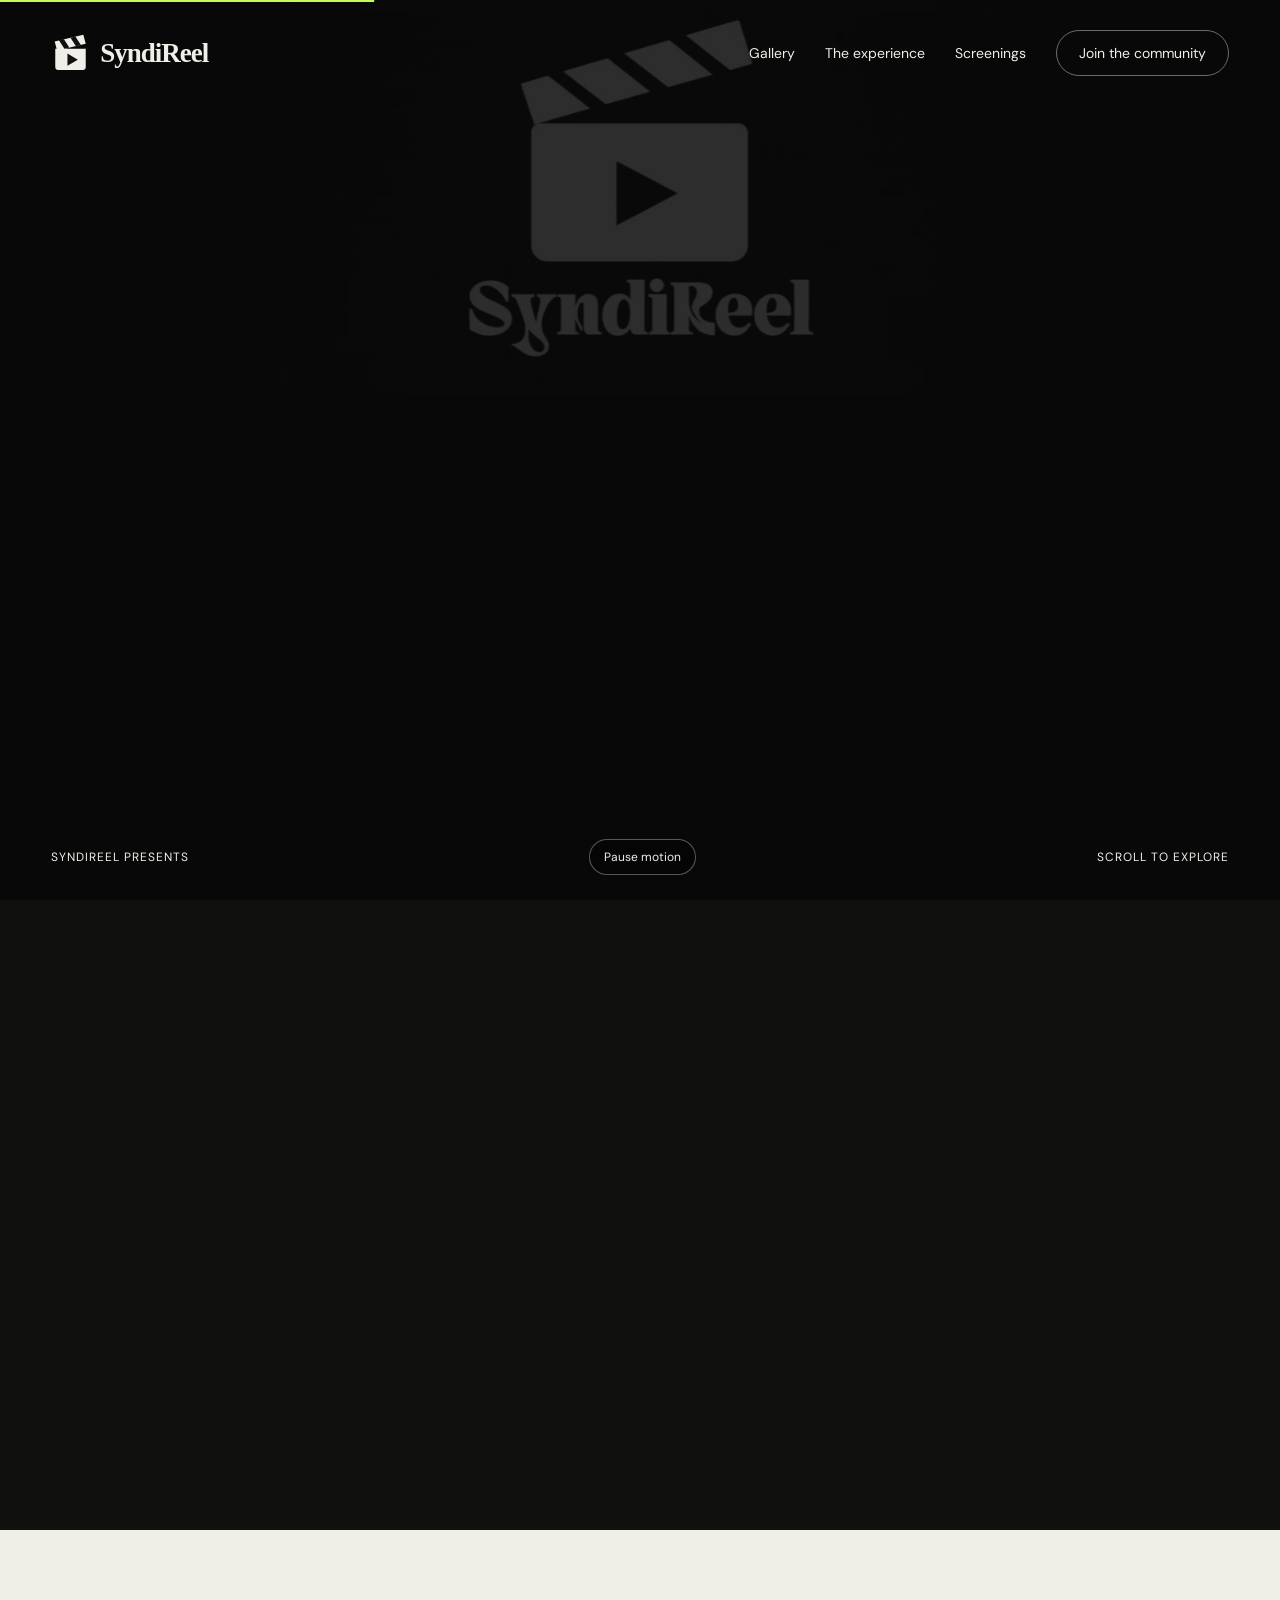
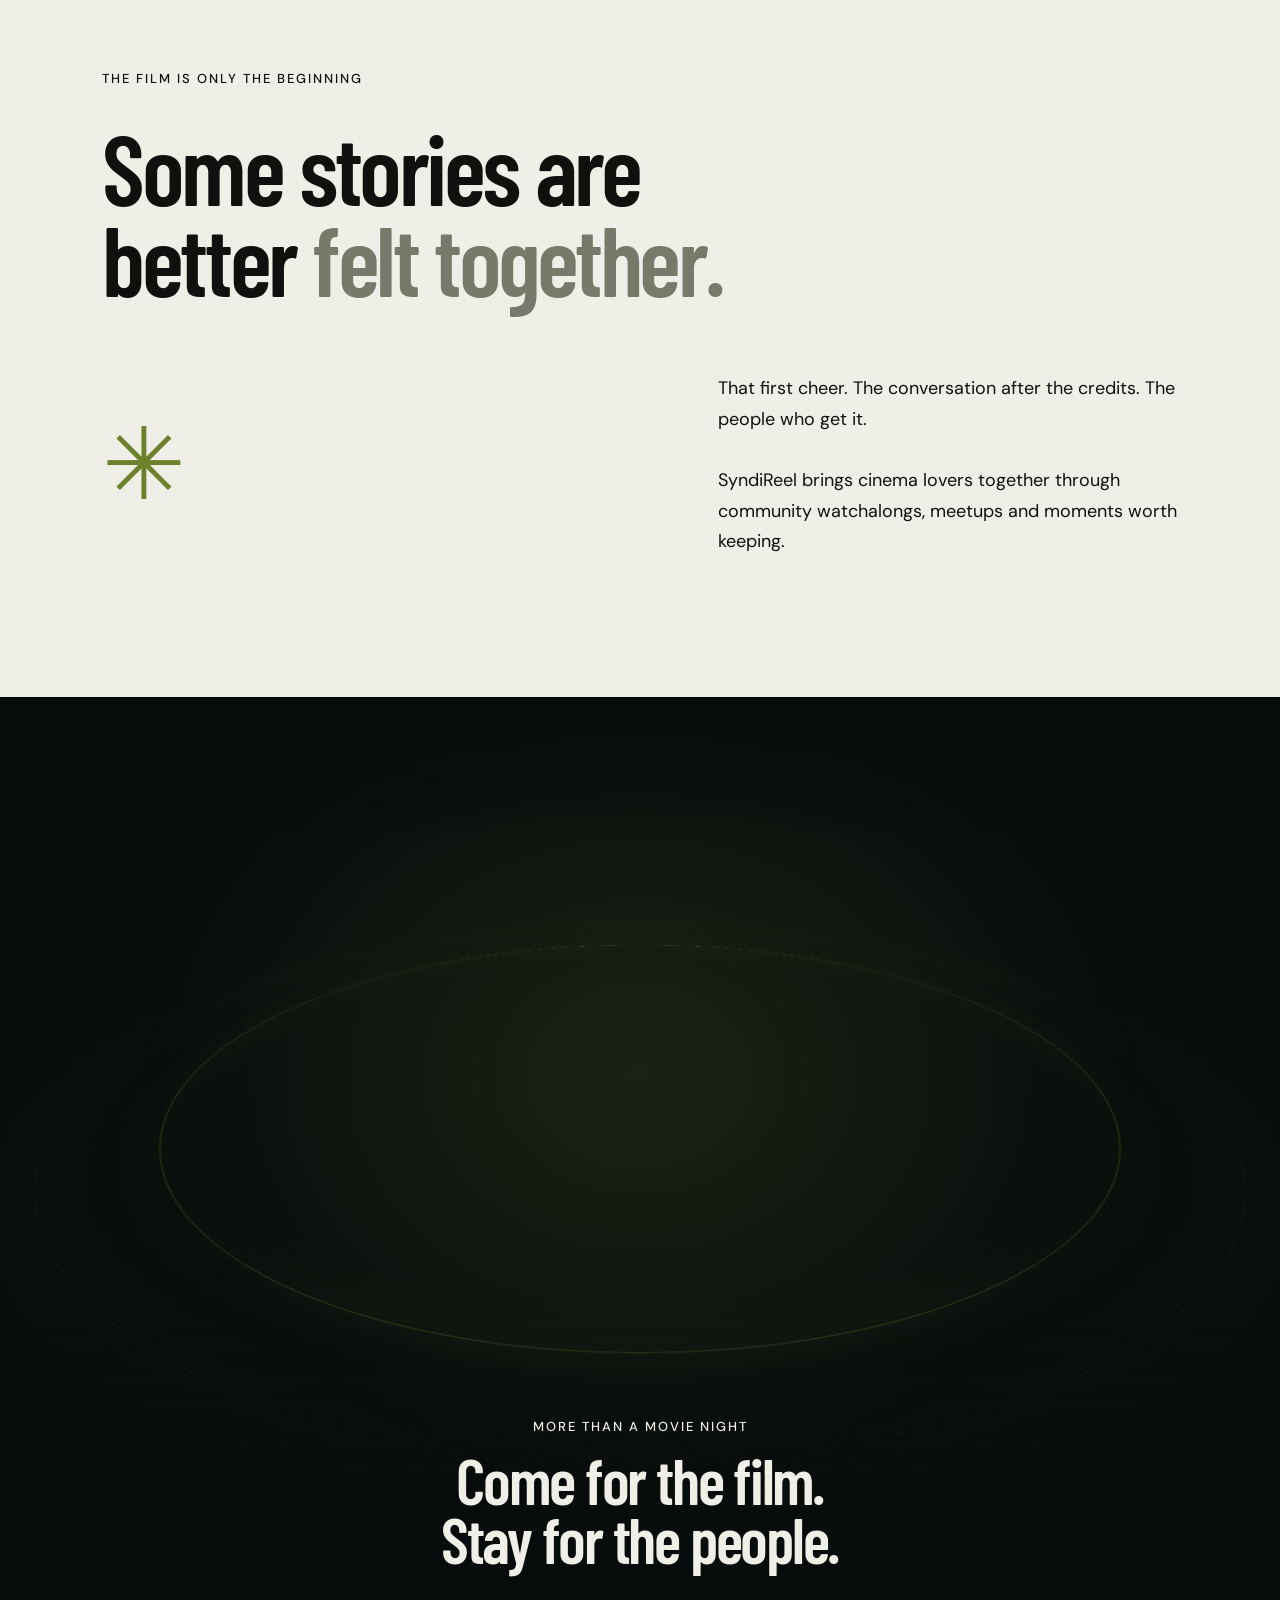
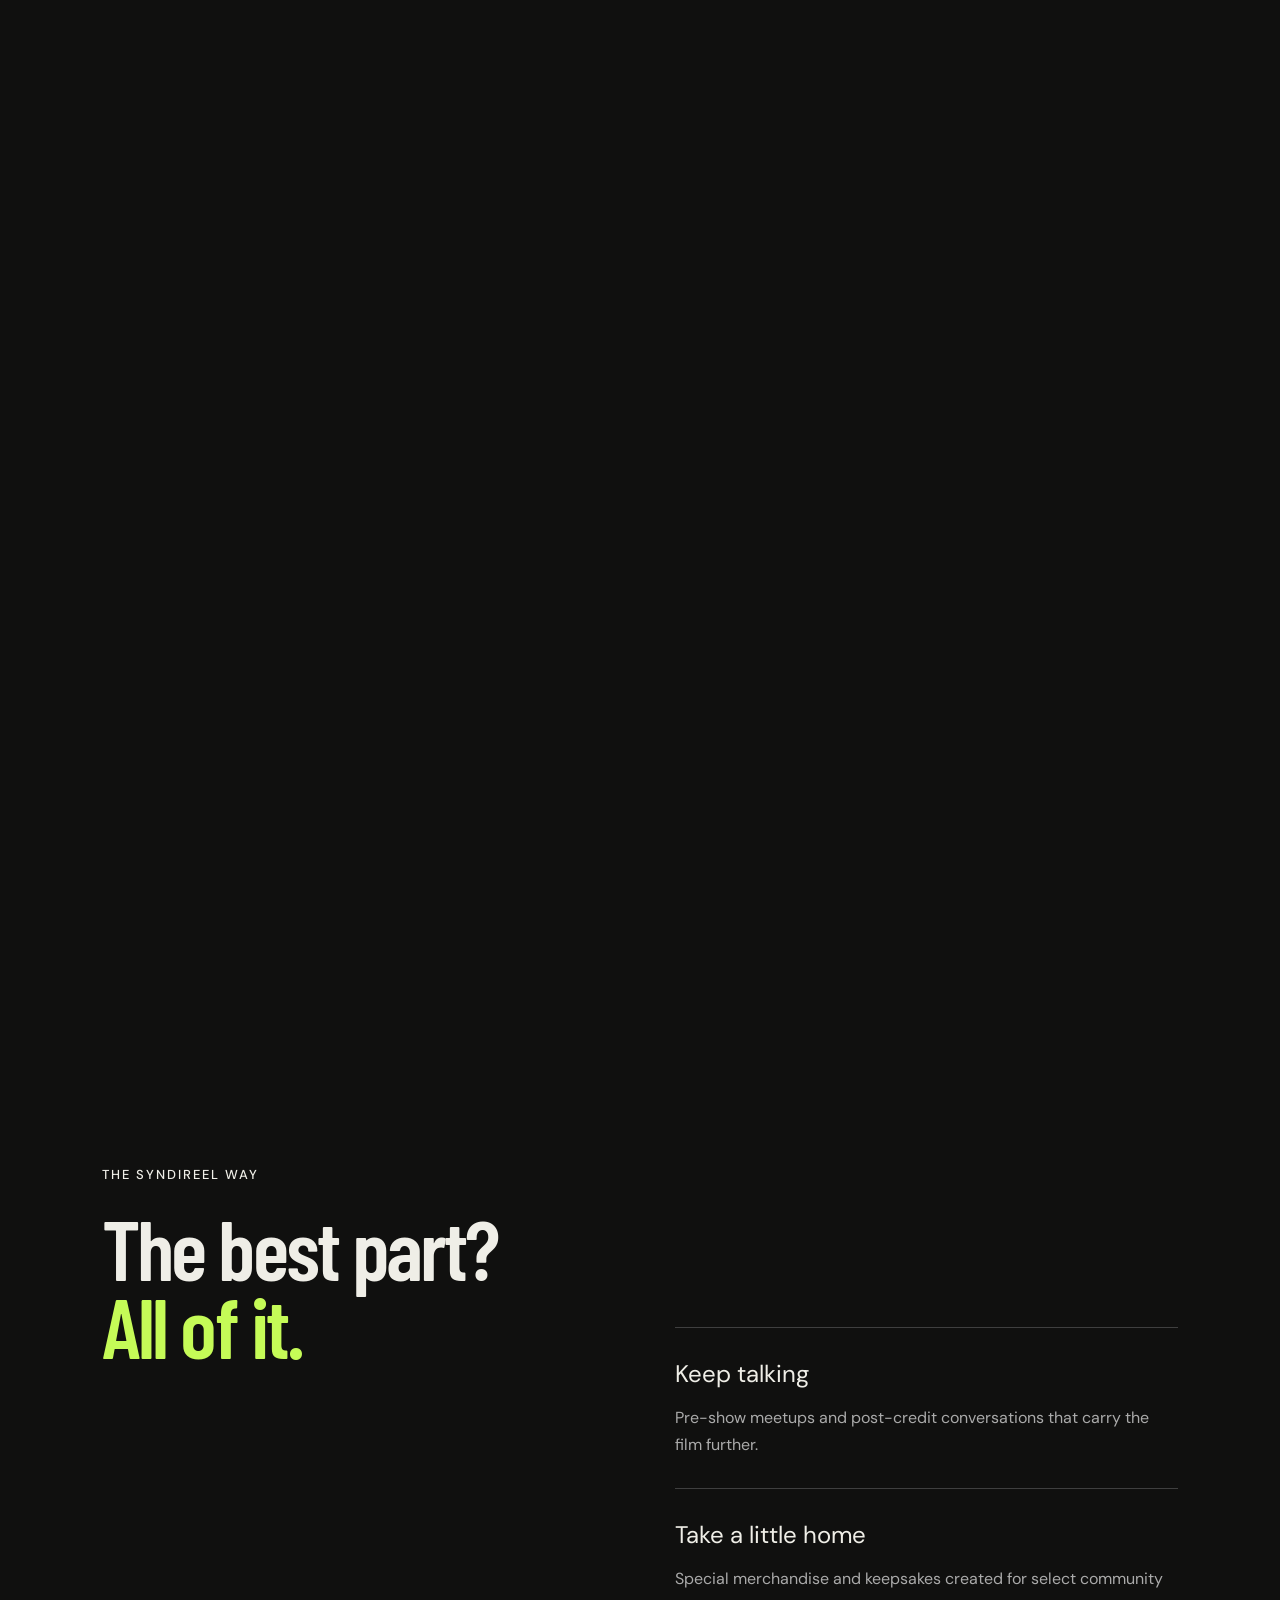
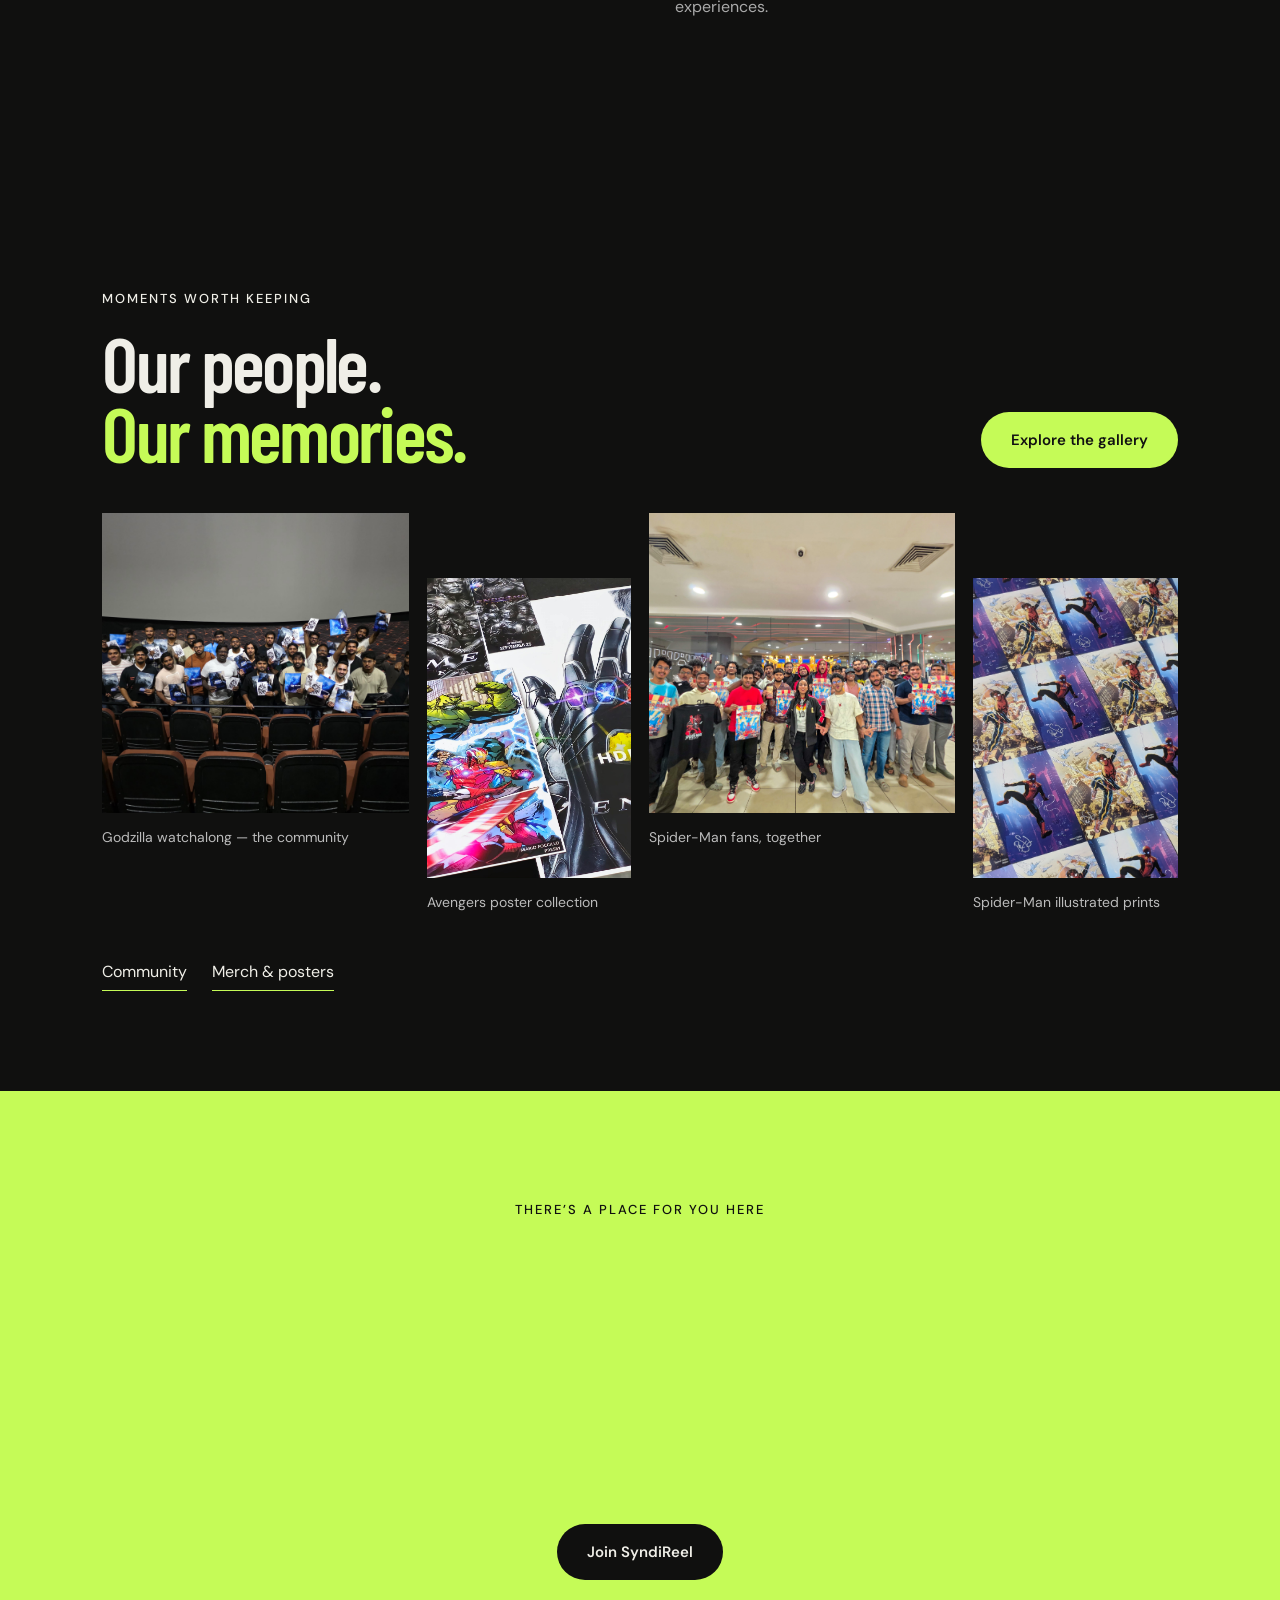
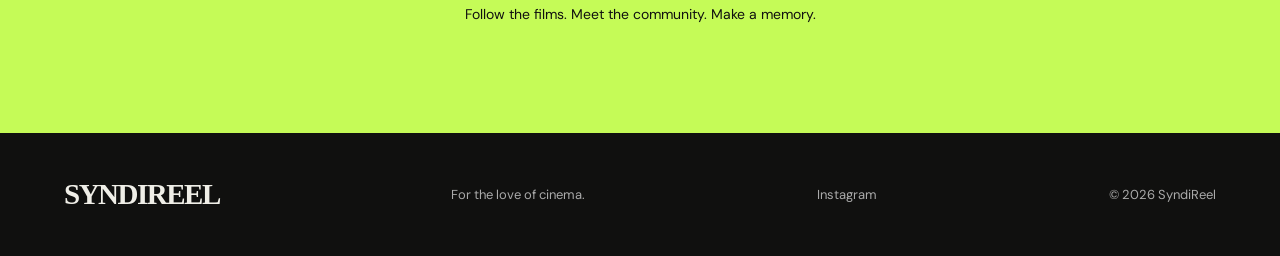
<file: index.html>
<!doctype html>
<html lang="en"><head><meta charset="utf-8"><meta name="viewport" content="width=device-width,initial-scale=1"><title>SyndiReel — For the Love of Cinema</title><meta name="description" content="A community for the love of cinema. Discover SyndiReel watchalongs, shared experiences and film conversations."><link rel="stylesheet" href="style.css"></head>
<body><div class="scroll-progress" aria-hidden="true"></div>
<header><a class="wordmark" href="#home" aria-label="SyndiReel home"><svg viewBox="0 0 64 62" aria-hidden="true"><path fill="currentColor" d="M7 24h50v30a5 5 0 0 1-5 5H12a5 5 0 0 1-5-5zM6 12 53 1l4 15L10 27z"/><path fill="#10100f" d="m27 32 17 10-17 10zM13 10l8-2 9 14-8 2zM32 6l8-2 9 14-8 2z"/></svg><span>SyndiReel</span></a><nav><a class="gallery-nav" href="gallery.html">Gallery</a><a href="#experience">The experience</a><a href="#screenings">Screenings</a><a class="navjoin" href="https://www.instagram.com/syndireel/" target="_blank" rel="noopener">Join the community</a></nav></header>
<main><section id="home" class="opening"><div class="cinema"><div class="brand-window"><video id="brandfilm" autoplay muted playsinline loop preload="auto" poster="assets/brand-poster.jpg" aria-label="SyndiReel brand film"><source src="assets/syndireel.mp4" type="video/mp4"></video></div><div class="shade"></div><div class="hero-caption"><p class="eyebrow">A COMMUNITY. A SHARED OBSESSION.</p><h1>For the love<br>of <em>cinema.</em></h1><div class="herobottom"><p>The lights go down.<br>The feeling stays with you.</p><a class="pill" href="#experience">Step inside</a></div></div><div class="filmmeta"><span>SYNDIREEL PRESENTS</span><button id="motion" aria-pressed="false">Pause motion</button><span>SCROLL TO EXPLORE</span></div></div></section>
<section class="manifesto" id="experience"><p class="eyebrow">THE FILM IS ONLY THE BEGINNING</p><h2>Some stories are<br>better <span>felt together.</span></h2><div class="manifesto-bottom"><span class="spark">✳</span><p>That first cheer. The conversation after the credits. The people who get it.<br><br>SyndiReel brings cinema lovers together through community watchalongs, meetups and moments worth keeping.</p></div></section>
<section class="portal" aria-label="The SyndiReel experience"><div class="portal-sticky"><div class="depth-grid" aria-hidden="true"></div><div class="halo halo-a" aria-hidden="true"></div><div class="halo halo-b" aria-hidden="true"></div><div class="orbit"><div class="ticket t1"><small>THE SHARED EXPERIENCE</small><strong>LIGHTS<br>DOWN.<br><em>FEEL<br>EVERYTHING.</em></strong><span>SYNDIREEL / WATCHALONGS</span></div><div class="ticket t2"><small>BEYOND THE SCREEN</small><strong>GOOD<br>FILMS.<br><em>GREAT<br>COMPANY.</em></strong><span>SYNDIREEL / COMMUNITY</span></div><div class="ticket t3"><small>TAKE THE MEMORY HOME</small><strong>MADE<br>FOR<br><em>THE<br>FANS.</em></strong><span>SYNDIREEL / COLLECTIBLES</span></div></div><div class="portal-copy"><p class="eyebrow">MORE THAN A MOVIE NIGHT</p><h2>Come for the film.<br>Stay for the people.</h2></div></div></section>
<section class="screenings" id="screenings"><div class="sectionhead"><p class="eyebrow">YOUR NEXT SHARED EXPERIENCE</p><h2>Meet you<br>at the movies.</h2></div><a class="screening" href="https://www.instagram.com/syndireel/" target="_blank" rel="noopener"><div class="screen-art event-poster"><img src="assets/doomsday-poster.png" alt="SyndiReel and Theatre Verse present Avengers Doomsday at PCX HDR by Barco, 17 December at 9 PM" loading="lazy" width="2160" height="2880"></div><div class="screen-info"><p class="eyebrow">SYNDIREEL × THEATRE VERSE</p><h3>Avengers<br><em>Doomsday.</em></h3><p class="event-date">17 December · 9 PM</p><p>PCX HDR by Barco<br>English · 2D</p><div class="event-inclusions"><span>Special show with edits &amp; confetti</span><span>Exclusive merchandise</span><span>F&amp;B coupon included</span></div><span class="textbutton">Enquire about tickets on Instagram</span><small>Contact the team for pricing and availability.</small></div></a></section>
<section class="details"><div><p class="eyebrow">THE SYNDIREEL WAY</p><h2>The best part?<br><em>All of it.</em></h2></div><div class="detailrows"><article><span>Watch together</span><p>Community screenings with people who share your love for the big screen.</p></article><article><span>Keep talking</span><p>Pre-show meetups and post-credit conversations that carry the film further.</p></article><article><span>Take a little home</span><p>Special merchandise and keepsakes created for select community experiences.</p></article></div></section>
<section class="gallery-preview"><div class="gallery-heading"><div><p class="eyebrow">MOMENTS WORTH KEEPING</p><h2>Our people.<br><em>Our memories.</em></h2></div><a class="pill" href="gallery.html">Explore the gallery</a></div><div class="preview-grid"><button class="gallery-photo" data-full="assets/gallery/HXtWZ_YawAAKIrd.jpeg" data-caption="Godzilla watchalong — the community" aria-label="View Godzilla watchalong — the community"><img src="assets/gallery/HXtWZ_YawAAKIrd.jpeg" alt="Godzilla watchalong — the community" loading="lazy"><span>Godzilla watchalong — the community</span></button><button class="gallery-photo" data-full="assets/gallery/HXJNB48aAAAaqzi.jpeg" data-caption="Avengers poster collection" aria-label="View Avengers poster collection"><img src="assets/gallery/HXJNB48aAAAaqzi.jpeg" alt="Avengers poster collection" loading="lazy"><span>Avengers poster collection</span></button><button class="gallery-photo" data-full="assets/gallery/HXJM8mibwAAsbHD.jpeg" data-caption="Spider-Man fans, together" aria-label="View Spider-Man fans, together"><img src="assets/gallery/HXJM8mibwAAsbHD.jpeg" alt="Spider-Man fans, together" loading="lazy"><span>Spider-Man fans, together</span></button><button class="gallery-photo" data-full="assets/gallery/HXJNJrGbgAAQRZP.jpeg" data-caption="Spider-Man illustrated prints" aria-label="View Spider-Man illustrated prints"><img src="assets/gallery/HXJNJrGbgAAQRZP.jpeg" alt="Spider-Man illustrated prints" loading="lazy"><span>Spider-Man illustrated prints</span></button></div><div class="gallery-links"><a href="gallery.html#community">Community</a><a href="gallery.html#merch">Merch &amp; posters</a></div></section><section class="join"><p class="eyebrow">THERE’S A PLACE FOR YOU HERE</p><h2>Find your<br><em>kind of crowd.</em></h2><a class="pill" href="https://www.instagram.com/syndireel/" target="_blank" rel="noopener">Join SyndiReel</a><p class="joinnote">Follow the films. Meet the community. Make a memory.</p></section></main>
<footer><a class="wordmark" href="#home">SYNDI<span>REEL</span></a><p>For the love of cinema.</p><a href="https://www.instagram.com/syndireel/" target="_blank" rel="noopener">Instagram</a><span>© <span id="year"></span> SyndiReel</span></footer><script src="app.js"></script><script src="gallery.js"></script></body></html>
</file>
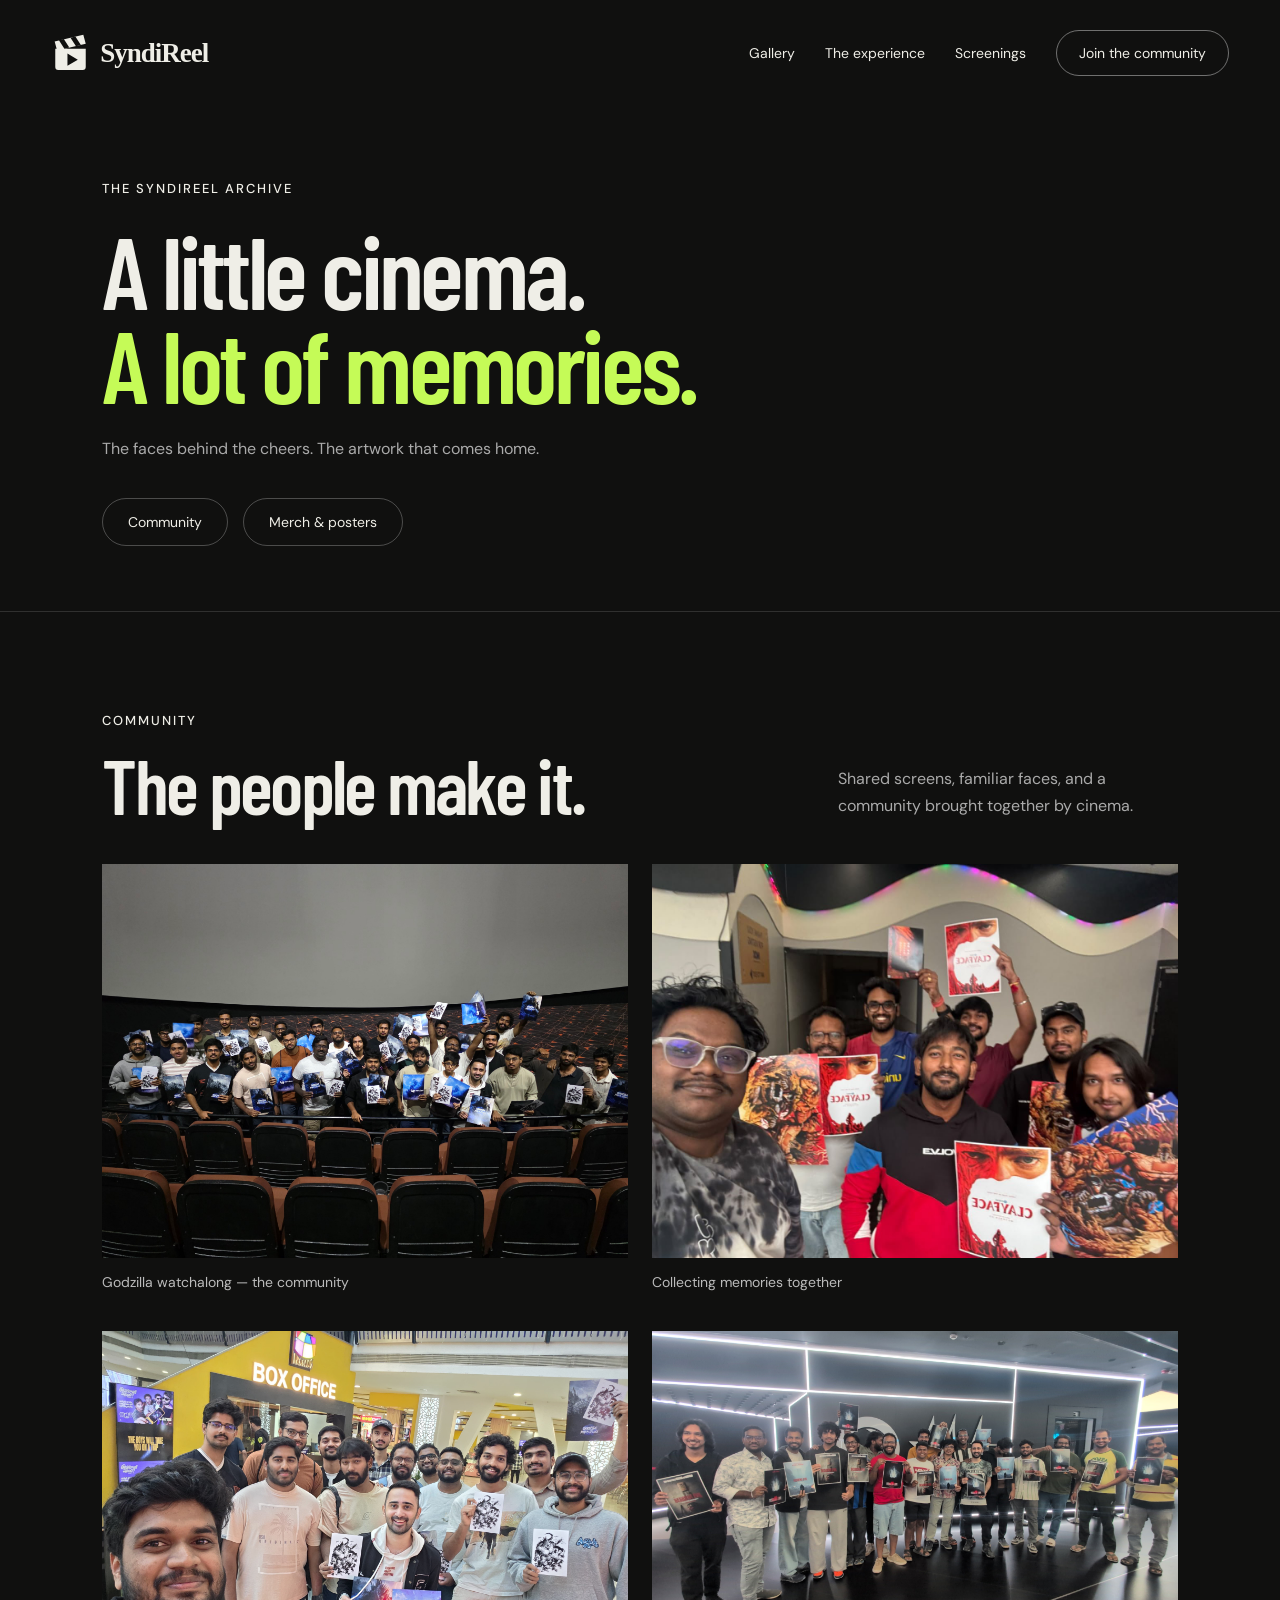
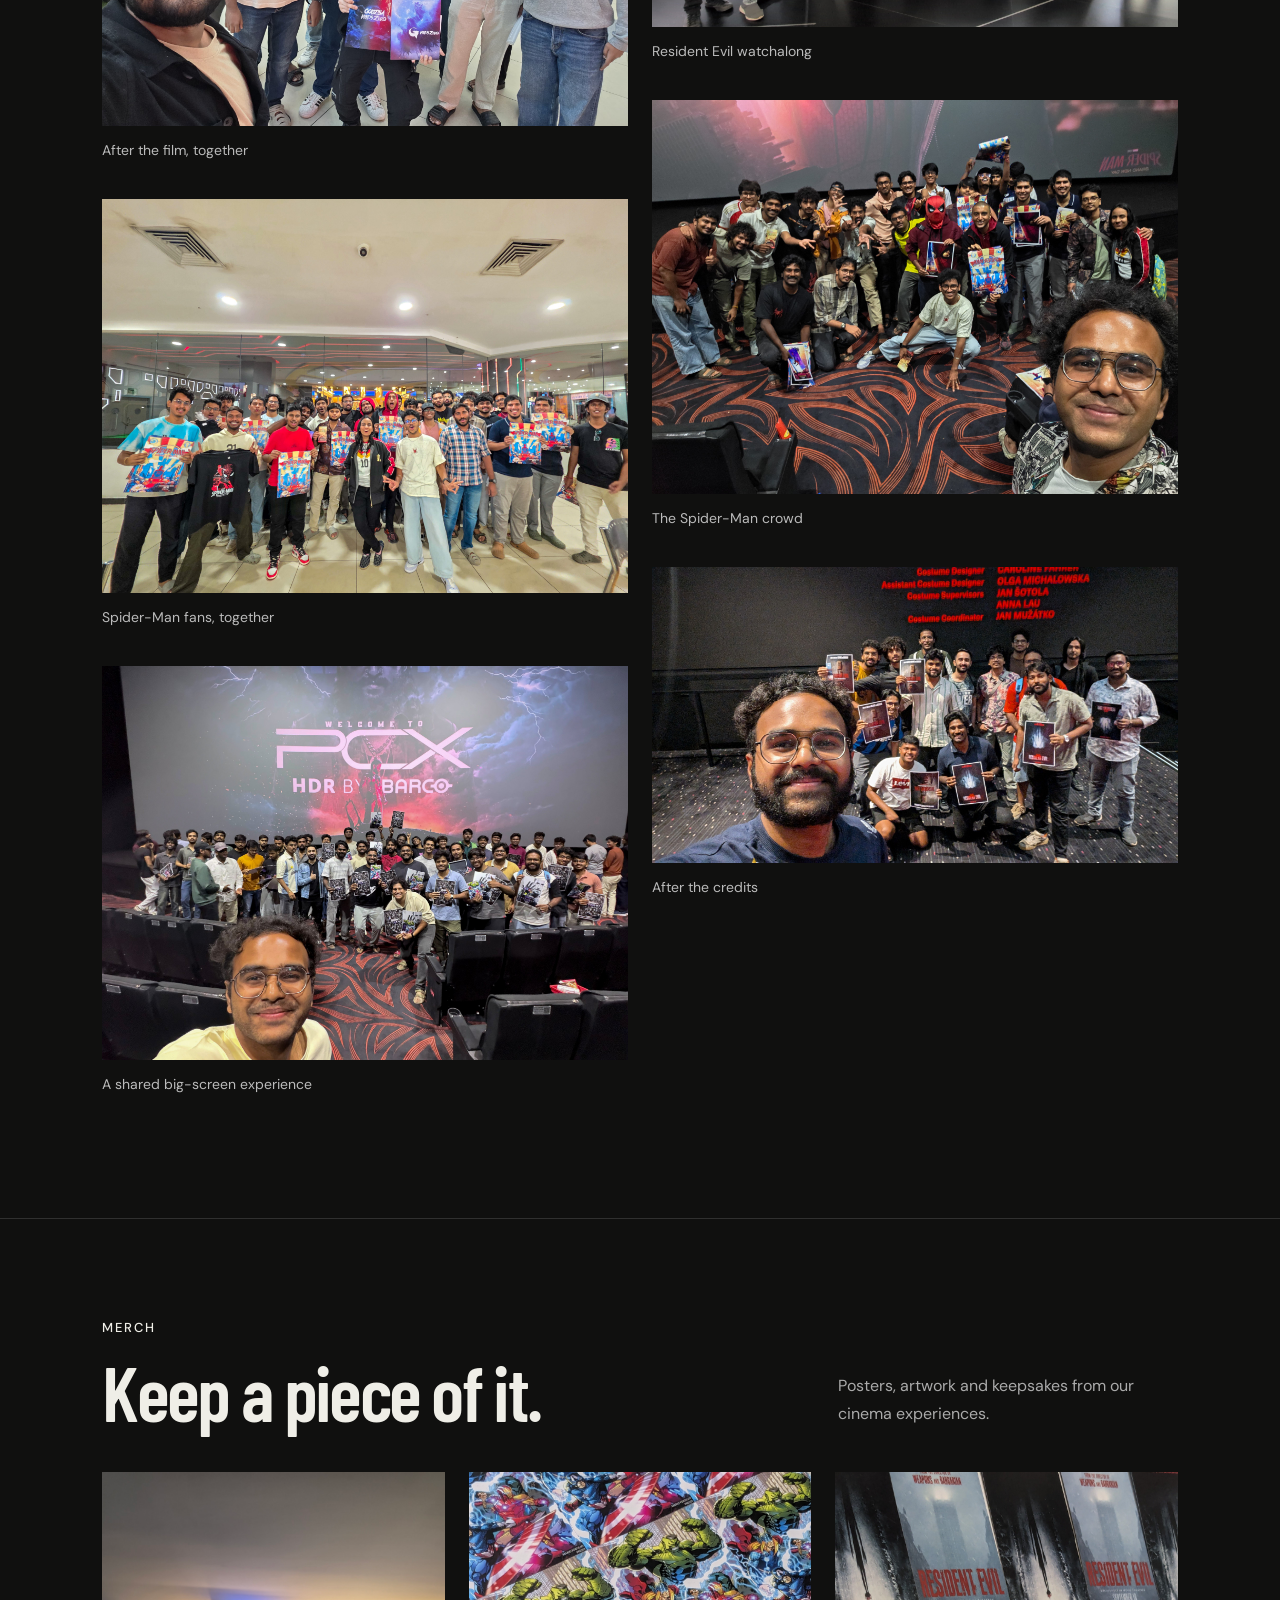
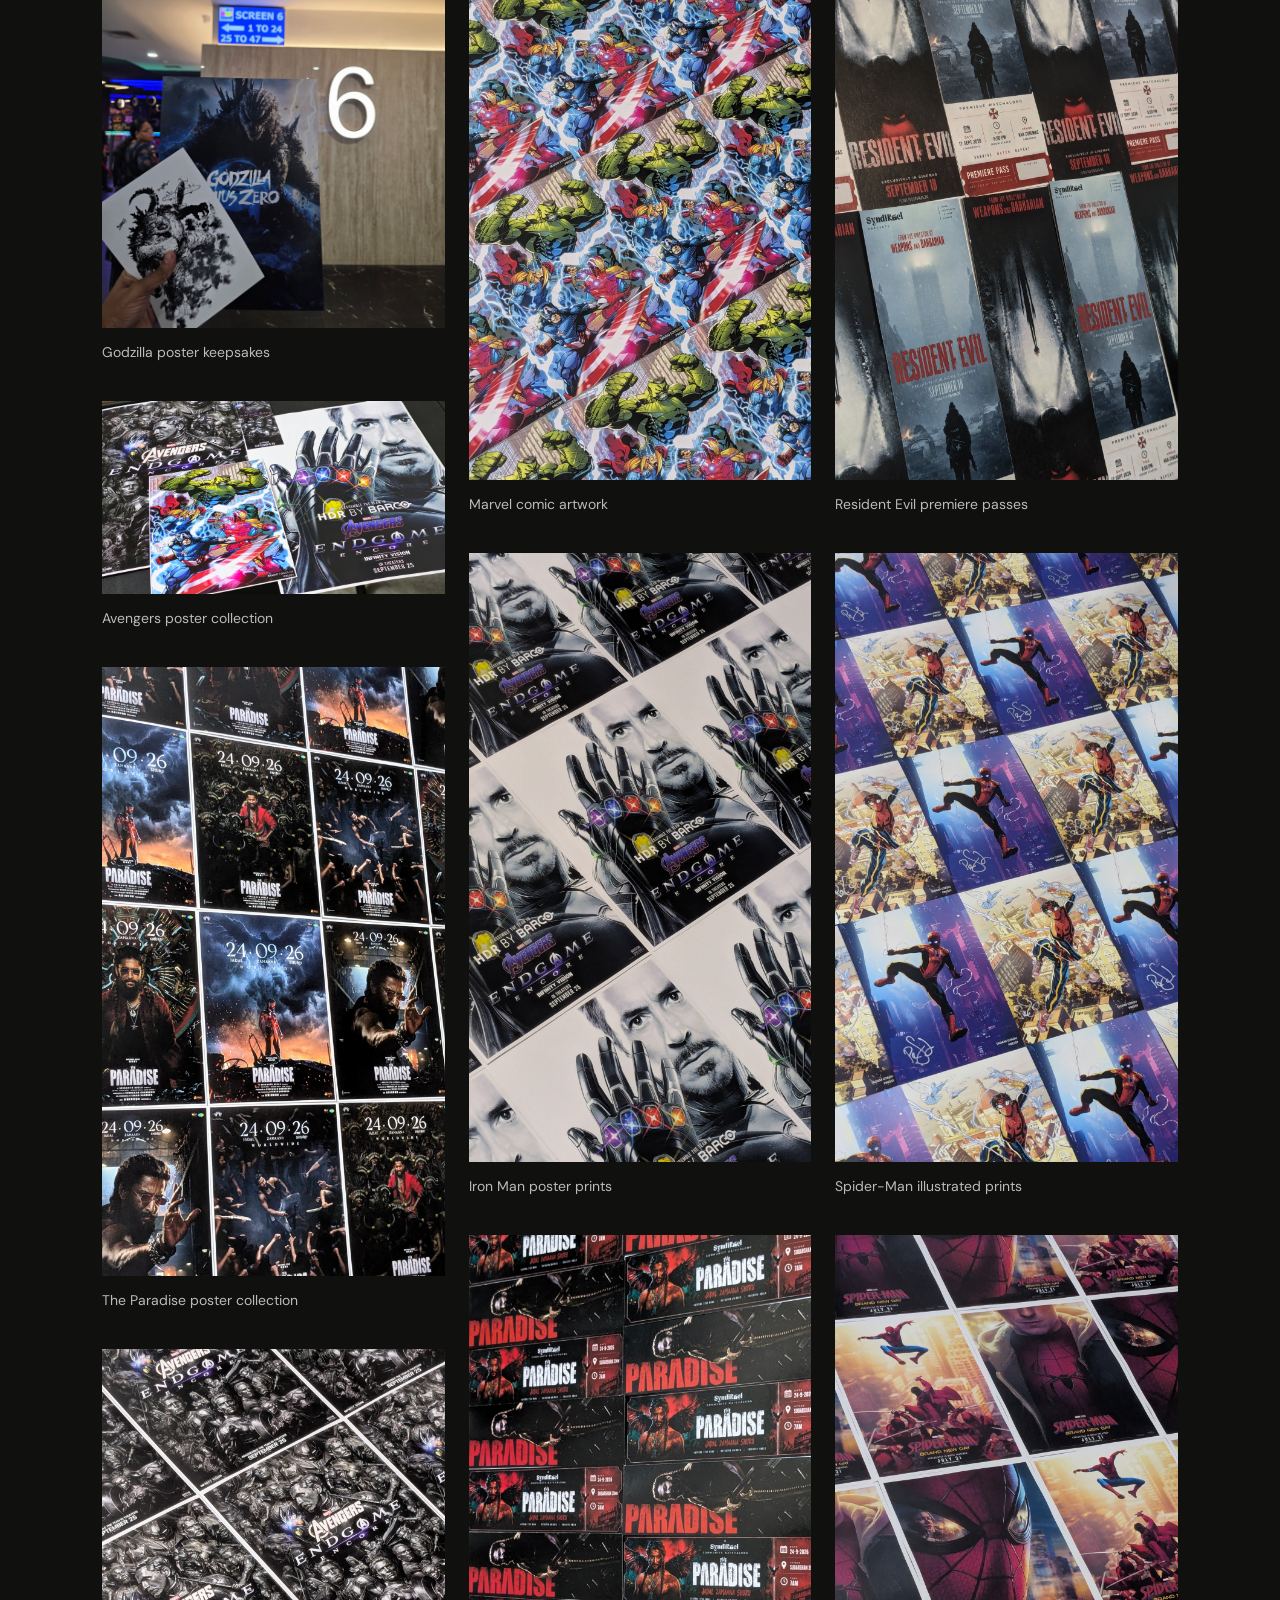
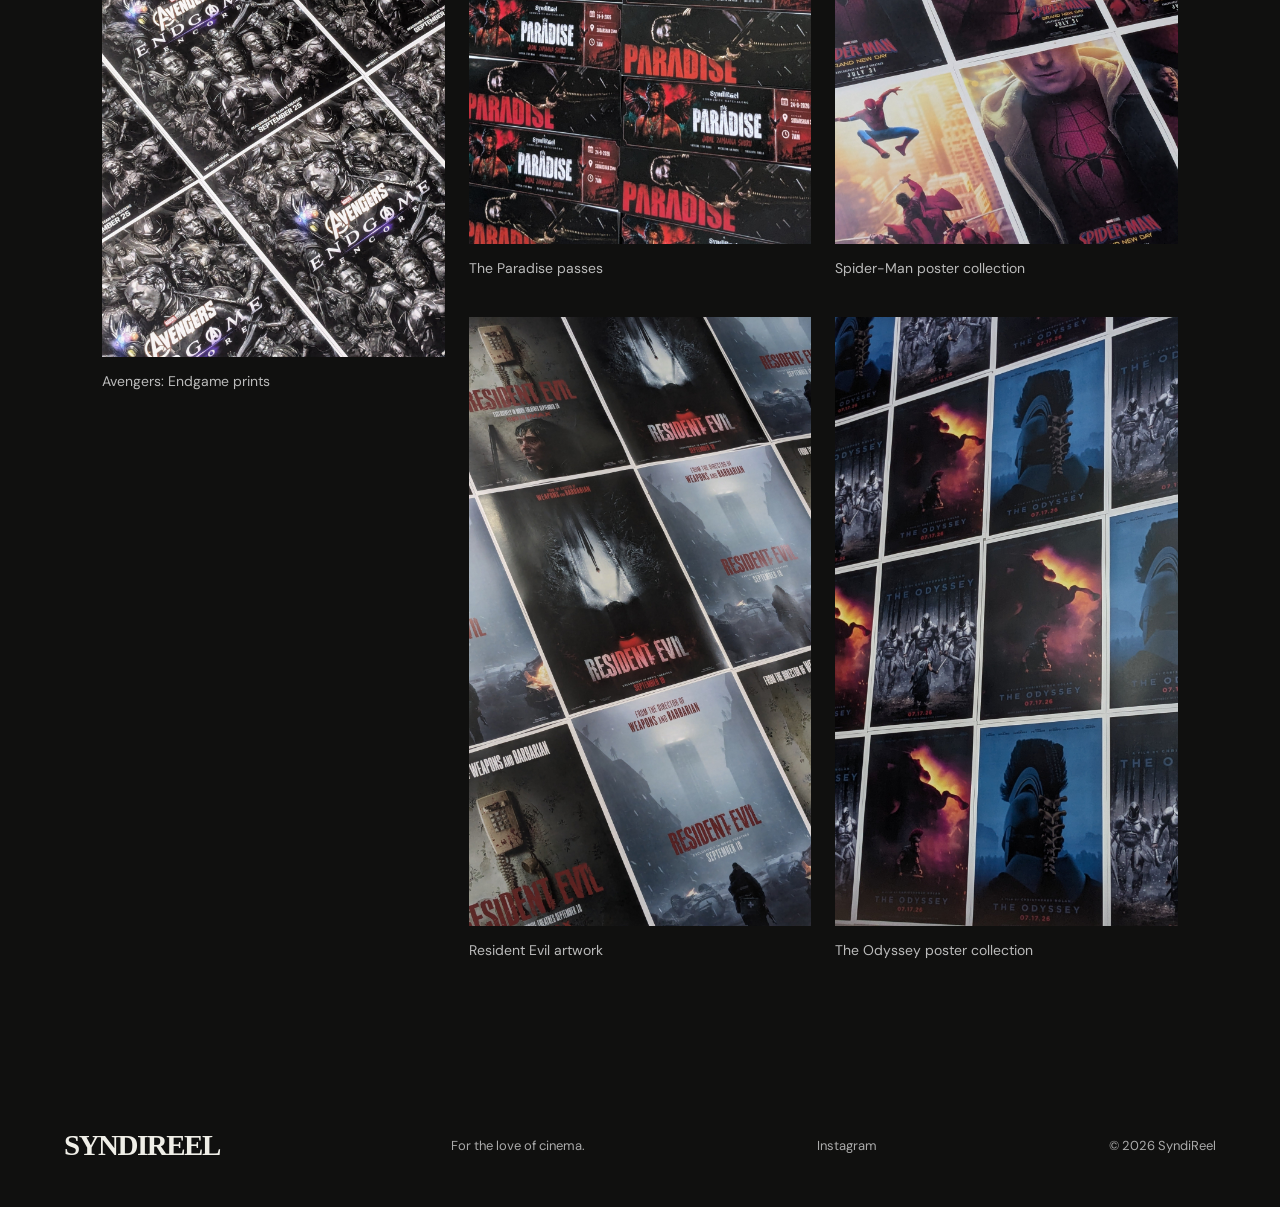
<file: gallery.html>
<!doctype html><html lang="en"><head><meta charset="utf-8"><meta name="viewport" content="width=device-width,initial-scale=1"><title>Gallery — SyndiReel</title><meta name="description" content="The people, posters and shared cinema memories of SyndiReel."><link rel="stylesheet" href="style.css"></head><body class="gallery-page"><header><a class="wordmark" href="index.html" aria-label="SyndiReel home"><svg viewBox="0 0 64 62" aria-hidden="true"><path fill="currentColor" d="M7 24h50v30a5 5 0 0 1-5 5H12a5 5 0 0 1-5-5zM6 12 53 1l4 15L10 27z"/><path fill="#10100f" d="m27 32 17 10-17 10zM13 10l8-2 9 14-8 2zM32 6l8-2 9 14-8 2z"/></svg><span>SyndiReel</span></a><nav><a class="gallery-nav" href="gallery.html">Gallery</a><a href="index.html#experience">The experience</a><a href="index.html#screenings">Screenings</a><a class="navjoin" href="https://www.instagram.com/syndireel/" target="_blank" rel="noopener">Join the community</a></nav></header><main><section class="gallery-intro"><p class="eyebrow">THE SYNDIREEL ARCHIVE</p><h1>A little cinema.<br><em>A lot of memories.</em></h1><p>The faces behind the cheers. The artwork that comes home.</p><nav class="gallery-tabs" aria-label="Gallery sections"><a href="#community">Community</a><a href="#merch">Merch &amp; posters</a></nav></section><section class="gallery-section" id="community"><div class="gallery-heading"><div><p class="eyebrow">COMMUNITY</p><h2>The people make it.</h2></div><p>Shared screens, familiar faces, and a community brought together by cinema.</p></div><div class="photo-grid community-grid"><button class="gallery-photo" data-full="assets/gallery/HXtWZ_YawAAKIrd.jpeg" data-caption="Godzilla watchalong — the community" aria-label="View Godzilla watchalong — the community"><img src="assets/gallery/HXtWZ_YawAAKIrd.jpeg" alt="Godzilla watchalong — the community" loading="lazy"><span>Godzilla watchalong — the community</span></button><button class="gallery-photo" data-full="assets/gallery/HXtYWatbcAA1fux.jpeg" data-caption="After the film, together" aria-label="View After the film, together"><img src="assets/gallery/HXtYWatbcAA1fux.jpeg" alt="After the film, together" loading="lazy"><span>After the film, together</span></button><button class="gallery-photo" data-full="assets/gallery/HXJM8mibwAAsbHD.jpeg" data-caption="Spider-Man fans, together" aria-label="View Spider-Man fans, together"><img src="assets/gallery/HXJM8mibwAAsbHD.jpeg" alt="Spider-Man fans, together" loading="lazy"><span>Spider-Man fans, together</span></button><button class="gallery-photo" data-full="assets/gallery/HXJM9pKbAAAsYcC.jpeg" data-caption="A shared big-screen experience" aria-label="View A shared big-screen experience"><img src="assets/gallery/HXJM9pKbAAAsYcC.jpeg" alt="A shared big-screen experience" loading="lazy"><span>A shared big-screen experience</span></button><button class="gallery-photo" data-full="assets/gallery/HXJM-dZbwAEyNJB.jpeg" data-caption="Collecting memories together" aria-label="View Collecting memories together"><img src="assets/gallery/HXJM-dZbwAEyNJB.jpeg" alt="Collecting memories together" loading="lazy"><span>Collecting memories together</span></button><button class="gallery-photo" data-full="assets/gallery/HXJM-6qbQAAuHl5.jpeg" data-caption="Resident Evil watchalong" aria-label="View Resident Evil watchalong"><img src="assets/gallery/HXJM-6qbQAAuHl5.jpeg" alt="Resident Evil watchalong" loading="lazy"><span>Resident Evil watchalong</span></button><button class="gallery-photo" data-full="assets/gallery/HXJM_roa4AAcIsV.jpeg" data-caption="The Spider-Man crowd" aria-label="View The Spider-Man crowd"><img src="assets/gallery/HXJM_roa4AAcIsV.jpeg" alt="The Spider-Man crowd" loading="lazy"><span>The Spider-Man crowd</span></button><button class="gallery-photo" data-full="assets/gallery/HXJNA2waQAERyOo.jpeg" data-caption="After the credits" aria-label="View After the credits"><img src="assets/gallery/HXJNA2waQAERyOo.jpeg" alt="After the credits" loading="lazy"><span>After the credits</span></button></div></section><section class="gallery-section" id="merch"><div class="gallery-heading"><div><p class="eyebrow">MERCH</p><h2>Keep a piece of it.</h2></div><p>Posters, artwork and keepsakes from our cinema experiences.</p></div><div class="photo-grid merch-grid"><button class="gallery-photo" data-full="assets/gallery/HXtWatZaoAAynJv.jpeg" data-caption="Godzilla poster keepsakes" aria-label="View Godzilla poster keepsakes"><img src="assets/gallery/HXtWatZaoAAynJv.jpeg" alt="Godzilla poster keepsakes" loading="lazy"><span>Godzilla poster keepsakes</span></button><button class="gallery-photo" data-full="assets/gallery/HXJNB48aAAAaqzi.jpeg" data-caption="Avengers poster collection" aria-label="View Avengers poster collection"><img src="assets/gallery/HXJNB48aAAAaqzi.jpeg" alt="Avengers poster collection" loading="lazy"><span>Avengers poster collection</span></button><button class="gallery-photo" data-full="assets/gallery/HXJNCraaUAAXt86.jpeg" data-caption="The Paradise poster collection" aria-label="View The Paradise poster collection"><img src="assets/gallery/HXJNCraaUAAXt86.jpeg" alt="The Paradise poster collection" loading="lazy"><span>The Paradise poster collection</span></button><button class="gallery-photo" data-full="assets/gallery/HXJNDiQbEAA5vIG.jpeg" data-caption="Avengers: Endgame prints" aria-label="View Avengers: Endgame prints"><img src="assets/gallery/HXJNDiQbEAA5vIG.jpeg" alt="Avengers: Endgame prints" loading="lazy"><span>Avengers: Endgame prints</span></button><button class="gallery-photo" data-full="assets/gallery/HXJNEhobcAAzg8P.jpeg" data-caption="Marvel comic artwork" aria-label="View Marvel comic artwork"><img src="assets/gallery/HXJNEhobcAAzg8P.jpeg" alt="Marvel comic artwork" loading="lazy"><span>Marvel comic artwork</span></button><button class="gallery-photo" data-full="assets/gallery/HXJNFhFbQAAuS49.jpeg" data-caption="Iron Man poster prints" aria-label="View Iron Man poster prints"><img src="assets/gallery/HXJNFhFbQAAuS49.jpeg" alt="Iron Man poster prints" loading="lazy"><span>Iron Man poster prints</span></button><button class="gallery-photo" data-full="assets/gallery/HXJNHdtbIAAFkKn.jpeg" data-caption="The Paradise passes" aria-label="View The Paradise passes"><img src="assets/gallery/HXJNHdtbIAAFkKn.jpeg" alt="The Paradise passes" loading="lazy"><span>The Paradise passes</span></button><button class="gallery-photo" data-full="assets/gallery/HXJNILxaEAABQaN.jpeg" data-caption="Resident Evil artwork" aria-label="View Resident Evil artwork"><img src="assets/gallery/HXJNILxaEAABQaN.jpeg" alt="Resident Evil artwork" loading="lazy"><span>Resident Evil artwork</span></button><button class="gallery-photo" data-full="assets/gallery/HXJNI42awAAPPrn.jpeg" data-caption="Resident Evil premiere passes" aria-label="View Resident Evil premiere passes"><img src="assets/gallery/HXJNI42awAAPPrn.jpeg" alt="Resident Evil premiere passes" loading="lazy"><span>Resident Evil premiere passes</span></button><button class="gallery-photo" data-full="assets/gallery/HXJNJrGbgAAQRZP.jpeg" data-caption="Spider-Man illustrated prints" aria-label="View Spider-Man illustrated prints"><img src="assets/gallery/HXJNJrGbgAAQRZP.jpeg" alt="Spider-Man illustrated prints" loading="lazy"><span>Spider-Man illustrated prints</span></button><button class="gallery-photo" data-full="assets/gallery/HXJNKhubcAAym1p.jpeg" data-caption="Spider-Man poster collection" aria-label="View Spider-Man poster collection"><img src="assets/gallery/HXJNKhubcAAym1p.jpeg" alt="Spider-Man poster collection" loading="lazy"><span>Spider-Man poster collection</span></button><button class="gallery-photo" data-full="assets/gallery/HXJNLaAaIAARpvV.jpeg" data-caption="The Odyssey poster collection" aria-label="View The Odyssey poster collection"><img src="assets/gallery/HXJNLaAaIAARpvV.jpeg" alt="The Odyssey poster collection" loading="lazy"><span>The Odyssey poster collection</span></button></div></section></main><footer><a class="wordmark" href="index.html">SYNDI<span>REEL</span></a><p>For the love of cinema.</p><a href="https://www.instagram.com/syndireel/" target="_blank" rel="noopener">Instagram</a><span>© 2026 SyndiReel</span></footer><script src="gallery.js"></script></body></html>
</file>
<file: style.css>
@import url('https://fonts.googleapis.com/css2?family=Barlow+Condensed:wght@500;600;700;800&family=DM+Sans:wght@400;500;600&display=swap');
:root{--ink:#10100f;--paper:#efeee7;--accent:#c5fb57}*{box-sizing:border-box}html{scroll-behavior:smooth;scroll-padding-top:90px}body{margin:0;background:var(--ink);color:var(--paper);font-family:'DM Sans',sans-serif}a{color:inherit;text-decoration:none}button{font:inherit}header{position:absolute;top:0;left:0;width:100%;z-index:10;padding:30px 4%;display:flex;align-items:center;justify-content:space-between}.wordmark{font-family:'Barlow Condensed',Impact,sans-serif;font-size:32px;font-weight:800;letter-spacing:-1px}.wordmark span{color:var(--accent)}.wordmark i{font:12px sans-serif;vertical-align:top;margin-left:4px}nav{display:flex;align-items:center;gap:30px;font-size:14px}.navjoin{border:1px solid #ffffff66;border-radius:40px;padding:13px 22px}a:focus-visible,button:focus-visible{outline:3px solid var(--accent);outline-offset:6px}.opening{height:155svh}.cinema{height:100svh;position:sticky;top:0;overflow:hidden;background:#080808}video{position:absolute;width:100%;height:100%;object-fit:cover;opacity:.75}.shade{position:absolute;inset:0;background:linear-gradient(180deg,#0005,transparent 28%,#0008 90%)}.hero-caption{position:absolute;left:7%;bottom:15%;width:86%;transform-origin:left bottom}.eyebrow{font-size:13px;letter-spacing:2px;font-weight:500}h1,h2,h3,p{margin:0}h1,h2,h3{font-family:'Barlow Condensed',Impact,sans-serif;font-weight:600;letter-spacing:-.035em;line-height:.92}h1{font-size:clamp(90px,11vw,190px);margin-top:23px;max-width:1000px}em{font-style:normal;color:var(--accent)}.herobottom{display:flex;align-items:end;justify-content:space-between;margin-top:30px;line-height:1.6}.pill{display:inline-flex;background:var(--accent);color:#111;border-radius:40px;padding:18px 30px;font-size:15px;font-weight:600;transition:transform .25s}.pill:hover{transform:translateY(-4px)}.filmmeta{position:absolute;bottom:25px;left:4%;width:92%;display:flex;justify-content:space-between;align-items:center;font-size:12px;letter-spacing:1px}.filmmeta button{color:var(--paper);border:1px solid #ffffff55;background:#0004;padding:9px 14px;border-radius:30px;font-size:12px;cursor:pointer}.manifesto{padding:140px 8%;background:var(--paper);color:var(--ink);position:relative}h2{font-size:clamp(60px,7.7vw,120px)}.manifesto h2{margin-top:35px}.manifesto h2 span{color:#777a6b}.manifesto-bottom{display:flex;justify-content:space-between;margin-top:70px;align-items:center}.spark{font-size:100px;color:#6d802c}.manifesto-bottom p{max-width:460px;font-size:18px;line-height:1.7}.portal{height:190svh;background:#22251c}.portal-sticky{height:100svh;position:sticky;top:0;overflow:hidden;perspective:1400px}.orbit{position:absolute;inset:0;transform-style:preserve-3d}.ticket{position:absolute;top:12%;left:50%;width:290px;height:420px;display:flex;flex-direction:column;justify-content:space-between;padding:25px;box-shadow:0 30px 70px #0005;transform-origin:50% 80%;border:1px solid #ffffff22}.ticket small,.ticket span{font-size:11px;letter-spacing:1px}.ticket strong{font:600 64px/.88 'Barlow Condensed',Impact,sans-serif;letter-spacing:-2px}.t1{background:#c5fb57;color:#111;transform:translateX(-145%) rotate(-16deg)}.t1 em{color:#537222}.t2{background:#e7e4da;color:#111;transform:translateX(-50%) translateZ(100px)}.t2 em{color:#737466}.t3{background:#353c2b;transform:translateX(45%) rotate(16deg)}.portal-copy{position:absolute;bottom:6%;width:100%;text-align:center;pointer-events:none}.portal-copy h2{font-size:clamp(40px,5vw,76px);margin-top:16px}.screenings{padding:120px 8%;background:var(--ink)}.sectionhead{display:flex;justify-content:space-between;align-items:start;margin-bottom:60px}.sectionhead h2{font-size:clamp(60px,6vw,95px)}.screening{display:grid;grid-template-columns:1.2fr 1fr;border:1px solid #ffffff22}.screen-art{position:relative;min-height:500px;overflow:hidden;background:radial-gradient(ellipse at 50% 0%,#a6bc6980,transparent 65%),#23291d;padding:45px;display:flex;flex-direction:column;justify-content:end}.screen-art:before{content:'';position:absolute;inset:30px;border:1px solid #c5fb5730}.screen-art>span{position:relative;font:600 clamp(55px,5vw,85px)/.9 'Barlow Condensed',Impact,sans-serif;letter-spacing:-2px}.screen-art small{position:relative;font-size:12px;letter-spacing:1px;margin-top:25px}.projector{position:absolute;width:60%;height:120%;top:-55%;left:20%;background:linear-gradient(#c5fb5770,transparent);clip-path:polygon(48% 0,52% 0,100% 100%,0 100%);filter:blur(15px)}.screen-info{padding:50px;display:flex;flex-direction:column;align-items:start;justify-content:center}.screen-info h3{font-size:70px;margin:25px 0}.screen-info>p:not(.eyebrow){color:#aaa;line-height:1.8}.textbutton{display:block;border-bottom:1px solid var(--accent);padding:12px 0;margin-top:24px;color:var(--accent)}.screen-info small{font-size:12px;color:#999;margin-top:25px}.details{padding:80px 8% 140px;display:grid;grid-template-columns:1fr 1fr;gap:70px}.details h2{font-size:85px;margin-top:25px}.detailrows article{padding:30px 0;border-top:1px solid #ffffff33}.detailrows span{font-size:24px}.detailrows p{font-size:16px;color:#aaa;line-height:1.7;margin-top:15px}.join{background:var(--accent);color:var(--ink);padding:110px 8%;text-align:center}.join h2{font-size:clamp(80px,10vw,160px);margin:35px 0}.join em{color:#526828}.join .pill{background:var(--ink);color:var(--paper)}.joinnote{margin-top:25px;font-size:14px}footer{padding:45px 5%;display:flex;align-items:center;justify-content:space-between;gap:20px}footer p,footer>a:not(.wordmark),footer>span{font-size:13px;color:#aaa}@media(max-width:700px){header{padding:22px 6%}.wordmark{font-size:28px}nav>a:not(.navjoin){display:none}.navjoin{padding:10px 15px;font-size:12px}.hero-caption{left:7%;bottom:18%}h1{font-size:90px}.herobottom{align-items:start;gap:25px;flex-direction:column}.filmmeta{font-size:10px}.filmmeta>span:first-child{display:none}.manifesto{padding:90px 7%}.manifesto-bottom{gap:35px;margin-top:40px}.manifesto-bottom p{font-size:16px}.spark{font-size:50px}.ticket{width:200px;height:320px;top:17%;padding:18px}.ticket strong{font-size:50px}.ticket small,.ticket span{font-size:9px}.t1{transform:translateX(-105%) rotate(-16deg)}.t2{transform:translateX(-50%) translateZ(100px)}.t3{transform:translateX(5%) rotate(16deg)}.portal-copy{bottom:9%}.portal-copy .eyebrow{font-size:11px}.screenings{padding:80px 7%}.sectionhead{display:block}.sectionhead h2{margin-top:25px}.screening{grid-template-columns:1fr}.screen-art{min-height:370px;padding:40px}.screen-info{padding:35px}.details{padding:20px 7% 80px;grid-template-columns:1fr;gap:40px}.details h2{font-size:70px}.join{padding:90px 7%}footer{flex-wrap:wrap}footer p{display:none}footer>span{width:100%}}@media(prefers-reduced-motion:reduce){html{scroll-behavior:auto}.opening{height:100svh}.portal{height:100svh}*{transition:none!important}}
/* Keep the supplied logo film clear of the headline. */
.wordmark{font-family:Georgia,serif;font-size:29px;letter-spacing:-1.5px}.wordmark i{display:none}.wordmark span{color:inherit}video{object-fit:contain;width:70%;height:65%;left:15%;top:0;opacity:1}.hero-caption{bottom:12%}h1{font-size:clamp(65px,7vw,110px);max-width:760px}.hero-caption>.eyebrow{font-size:12px}.herobottom{margin-top:20px}.shade{background:linear-gradient(180deg,transparent 45%,#0003 70%,#080808 100%)}@media(max-width:700px){video{width:100%;height:52%;left:0;top:9%}.hero-caption{bottom:13%}h1{font-size:70px}.hero-caption>.eyebrow{font-size:10px}.herobottom p{font-size:14px}.herobottom{gap:18px}.herobottom .pill{padding:14px 24px}}
/* Cinematic camera sequence: native scrolling, smoothly damped scene motion. */
.scroll-progress{position:fixed;top:0;left:0;height:2px;width:100%;background:var(--accent);transform-origin:left;transform:scaleX(0);z-index:30;pointer-events:none}
.brand-window{position:absolute;width:70%;height:auto;aspect-ratio:848/392;left:15%;top:5%;overflow:hidden;transform-origin:center;will-change:transform,opacity}
.brand-window video{position:absolute;width:100%;height:auto;left:0;top:0;object-fit:initial;display:block}
.opening{height:170svh}.hero-caption{will-change:transform,opacity}
.portal{height:270svh;background:#080c0c}.portal-sticky{perspective:1100px;isolation:isolate;background:radial-gradient(ellipse at var(--glow-x,50%) 42%,#6a8a3430,transparent 55%)}
.portal-sticky:after{content:'';position:absolute;inset:0;pointer-events:none;background:linear-gradient(#080c0c,transparent 15%,transparent 70%,#080c0c);z-index:3}
.depth-grid{position:absolute;inset:25% -50% -70%;background-image:linear-gradient(#bded6220 1px,transparent 1px),linear-gradient(90deg,#bded6220 1px,transparent 1px);background-size:85px 85px;transform:perspective(550px) rotateX(65deg) translateY(calc(var(--travel,0)*85px));mask-image:radial-gradient(ellipse,#0008,transparent 65%);pointer-events:none}
.halo{position:absolute;left:50%;top:42%;width:min(70vw,950px);aspect-ratio:1;border:1px solid #c5fb5730;border-radius:50%;transform:translate(-50%,-50%) rotateX(63deg) rotateZ(calc(var(--travel,0)*100deg));box-shadow:0 0 70px #c5fb5709,inset 0 0 70px #c5fb5709;pointer-events:none}.halo-b{width:min(85vw,1200px);border-style:dashed;opacity:.4;transform:translate(-50%,-50%) rotateX(63deg) rotateZ(calc(var(--travel,0)*-60deg))}
.orbit{transform-style:preserve-3d;z-index:2;will-change:transform}.ticket{top:42%;left:50%;width:270px;height:380px;transform-origin:center;backface-visibility:hidden;border:1px solid #d8f1b740;border-radius:12px;box-shadow:0 35px 70px #0009,inset 0 1px 0 #ffffff50;overflow:hidden;will-change:transform,opacity}
.ticket:after{content:'';position:absolute;inset:0;pointer-events:none;background:linear-gradient(115deg,transparent 10%,#ffffff24 40%,transparent 60%);background-size:250% 100%;background-position:var(--shine,0%) 50%;mix-blend-mode:screen}.ticket strong{font-size:60px}.t1{background:linear-gradient(140deg,#d5ff82,#93bd40)}.t2{background:linear-gradient(145deg,#fafbf3,#b9c1b3)}.t3{background:linear-gradient(145deg,#313f33,#12201e)}.portal-copy{z-index:4;bottom:7%;will-change:transform}.portal-copy h2{font-size:clamp(40px,5vw,76px)}
.reveal{opacity:0;transform:translate3d(0,45px,0);transition:opacity 900ms ease,transform 1100ms cubic-bezier(.16,1,.3,1)}.reveal.revealed{opacity:1;transform:translate3d(0,0,0)}.detailrows article:nth-child(2){transition-delay:80ms}.detailrows article:nth-child(3){transition-delay:160ms}.screening{transition:border-color .4s,opacity .9s,transform 1.1s}.screening:hover{border-color:#c5fb5790}.screen-art .projector{transition:transform 1.5s ease}.screening:hover .projector{transform:scaleX(1.3)}
.motion-off .opening{height:100svh}.motion-off .portal{height:110svh}.motion-off .ticket{opacity:1}.motion-off .t1{transform:translate(calc(-50% - 300px),-50%) rotateY(12deg)}.motion-off .t2{transform:translate(-50%,-50%)}.motion-off .t3{transform:translate(calc(-50% + 300px),-50%) rotateY(-12deg)}.motion-off .reveal{opacity:1;transform:none;transition:none}
@media(max-width:700px){.brand-window{width:100%;left:0;top:16%}.portal{height:230svh}.portal-sticky{perspective:1000px}.ticket{width:190px;height:300px;padding:18px;top:40%}.ticket strong{font-size:48px}.ticket small,.ticket span{font-size:10px}.portal-copy{bottom:8%;padding:0 18px}.halo{width:130vw}.halo-b{width:170vw}.motion-off .t1{transform:translate(calc(-50% - 110px),-50%) rotateY(25deg)}.motion-off .t3{transform:translate(calc(-50% + 110px),-50%) rotateY(-25deg)}}
@media(prefers-reduced-motion:reduce){.reveal{opacity:1;transform:none;transition:none}.brand-window,.ticket,.orbit{will-change:auto}}
/* Crop the empty sides, retaining the complete logo and excluding the sparkle. */
.brand-window{aspect-ratio:848/478;clip-path:inset(0 13% 0 13%)}
/* Reserve header clearance and preserve the full logo frame. */
.brand-window{width:min(64vw,620px);left:50%;top:110px;aspect-ratio:848/478;margin-left:calc(min(64vw,620px) / -2);clip-path:none;overflow:hidden}
.brand-window:after{content:'';position:absolute;right:0;bottom:9%;width:15%;height:16%;background:#000;pointer-events:none}
header .wordmark{display:flex;align-items:center;gap:10px;font-size:27px;letter-spacing:-1px}header .wordmark svg{width:39px;height:38px;flex:none}header .wordmark span{color:var(--paper)}
@media(max-width:700px){.brand-window{width:90%;left:5%;margin-left:0;top:110px}.hero-caption{bottom:12%}header .wordmark{font-size:23px;gap:7px}header .wordmark svg{width:30px;height:30px}.navjoin{font-size:11px;padding:10px 12px}}
@media(max-height:700px) and (min-width:701px){.brand-window{width:440px;margin-left:-220px;top:85px}.hero-caption h1{font-size:70px}.hero-caption{bottom:11%}}
.screen-art.event-poster{padding:0;min-height:0;background:#17130d;display:block}.event-poster:before{display:none}.event-poster img{display:block;width:100%;height:auto}.screen-info .event-date{font-size:24px;color:var(--paper);margin-bottom:15px}.event-inclusions{display:grid;gap:12px;margin-top:25px;font-size:14px;color:#d7dec9}.event-inclusions span{padding-bottom:12px;border-bottom:1px solid #ffffff20}.screening:has(.event-poster){grid-template-columns:minmax(0,1fr) minmax(0,1fr)}@media(max-width:700px){.screening:has(.event-poster){grid-template-columns:1fr}}
/* Screen blending removes black from the logo film against the hero. */
.cinema{isolation:isolate}.brand-window{mix-blend-mode:screen;background:transparent}.brand-window video{mix-blend-mode:screen}.brand-window:after{background:#000}.cinema .shade{background:none}
.gallery-preview,.gallery-section{padding:100px 8%}.gallery-heading{display:flex;justify-content:space-between;align-items:end;gap:35px;margin-bottom:45px}.gallery-heading h2{font-size:clamp(55px,6vw,90px);margin-top:20px}.gallery-heading>p{max-width:340px;color:#aaa;line-height:1.7}.gallery-photo{padding:0;border:0;color:inherit;background:transparent;text-align:left;cursor:zoom-in;display:block;width:100%;overflow:hidden}.gallery-photo img{display:block;width:100%;height:auto;transition:transform .6s ease}.gallery-photo:hover img{transform:scale(1.025)}.gallery-photo span{display:block;padding:15px 0 25px;font-size:14px;color:#bbb}.preview-grid{display:grid;grid-template-columns:1.5fr 1fr 1.5fr 1fr;gap:18px;align-items:start}.preview-grid img{height:300px;object-fit:cover}.preview-grid .gallery-photo:first-child img{object-position:50% 72%}.preview-grid .gallery-photo:nth-child(even){margin-top:65px}.gallery-links{display:flex;gap:25px;margin-top:25px}.gallery-links a{border-bottom:1px solid var(--accent);padding-bottom:8px}.gallery-intro{padding:180px 8% 65px}.gallery-intro h1{font-size:clamp(65px,8vw,130px);margin:25px 0}.gallery-intro>p:last-of-type{color:#aaa;line-height:1.7}.gallery-tabs{display:flex;gap:15px;margin-top:35px;flex-wrap:wrap}.gallery-tabs a{padding:14px 25px;border:1px solid #ffffff40;border-radius:40px}.gallery-tabs a:hover{background:var(--accent);color:#111}.gallery-section{border-top:1px solid #ffffff22}.photo-grid{columns:3;column-gap:24px}.photo-grid .gallery-photo{break-inside:avoid;margin-bottom:15px}.community-grid{columns:2}.photo-viewer{background:#0b0c0b;color:var(--paper);border:1px solid #ffffff35;width:min(1200px,96vw);max-width:96vw;max-height:96svh;padding:22px}.photo-viewer::backdrop{background:#000e;backdrop-filter:blur(12px)}.photo-viewer figure{margin:18px 0;text-align:center}.photo-viewer img{max-width:100%;max-height:72svh;object-fit:contain}.photo-viewer figcaption{padding-top:15px;font-size:14px}.photo-viewer button{background:transparent;color:inherit;border:1px solid #ffffff55;border-radius:25px;padding:12px 20px;cursor:pointer}.viewer-close{display:block;margin-left:auto}.viewer-controls{display:flex;justify-content:space-between;align-items:center}.gallery-page header{position:absolute}.gallery-nav{display:block!important}@media(max-width:700px){.gallery-heading{display:block}.gallery-heading .pill,.gallery-heading>p{margin-top:25px}.gallery-preview,.gallery-section{padding:65px 7%}.preview-grid{grid-template-columns:1fr 1fr;gap:14px}.preview-grid img{height:200px}.preview-grid .gallery-photo:nth-child(even){margin-top:30px}.photo-grid,.community-grid{columns:1}.merch-grid{columns:2;column-gap:15px}.gallery-intro{padding:145px 7% 50px}.gallery-page header nav{gap:12px}.gallery-page .navjoin{display:none}.gallery-photo span{font-size:13px}}
@media(prefers-reduced-motion:reduce){.gallery-photo img{transition:none}}
</file>
